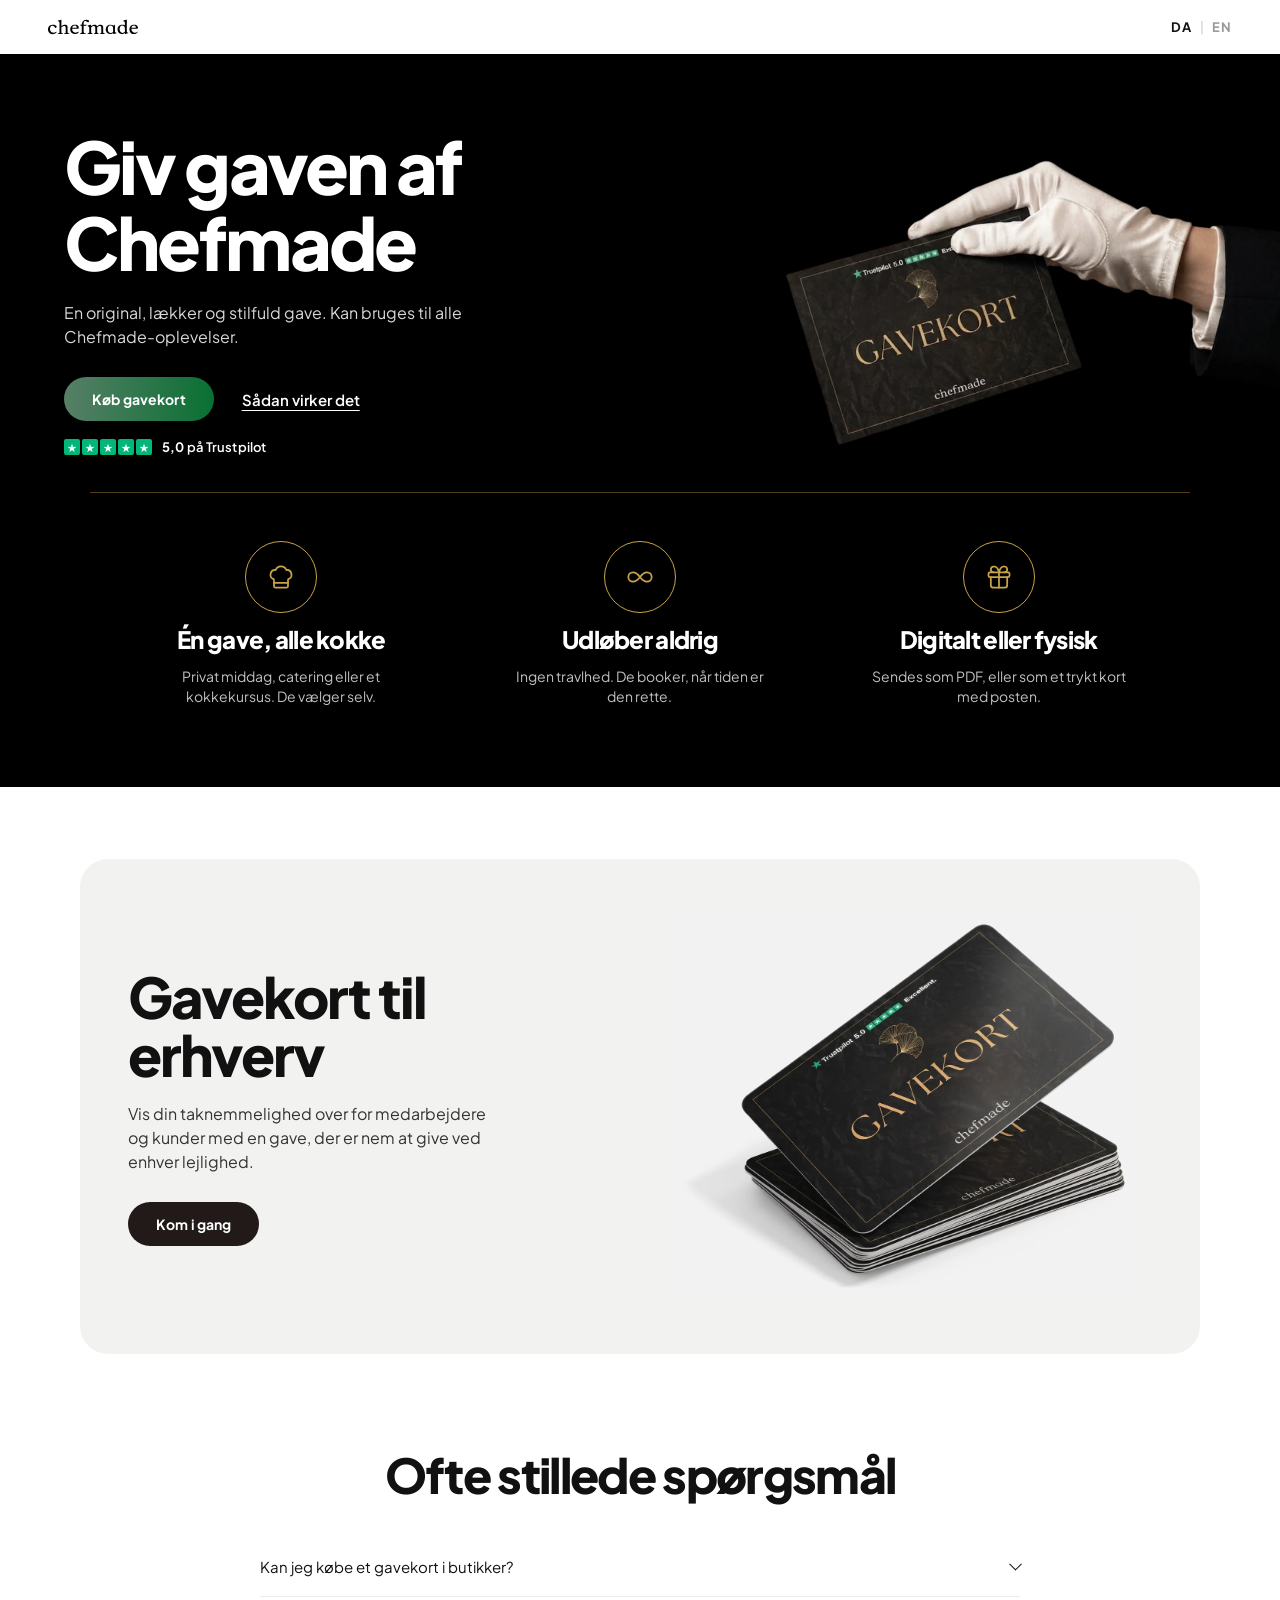
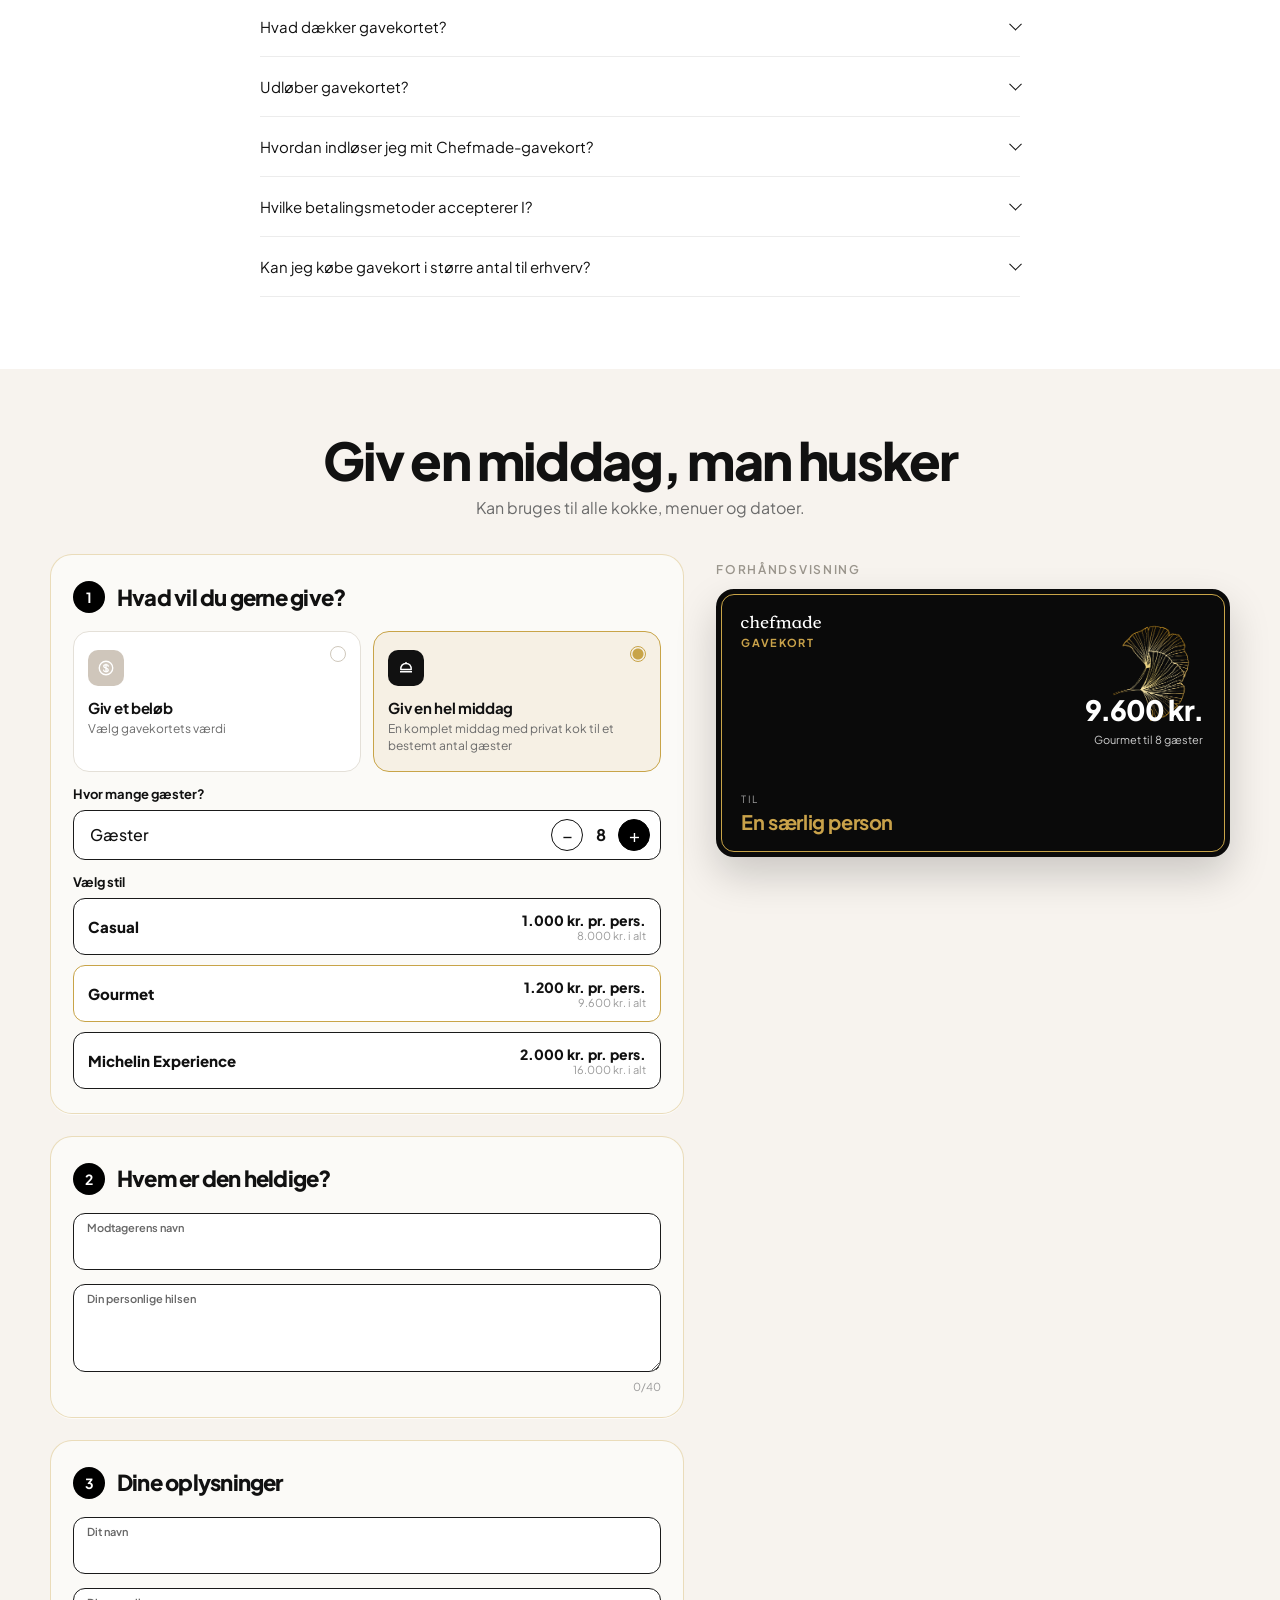
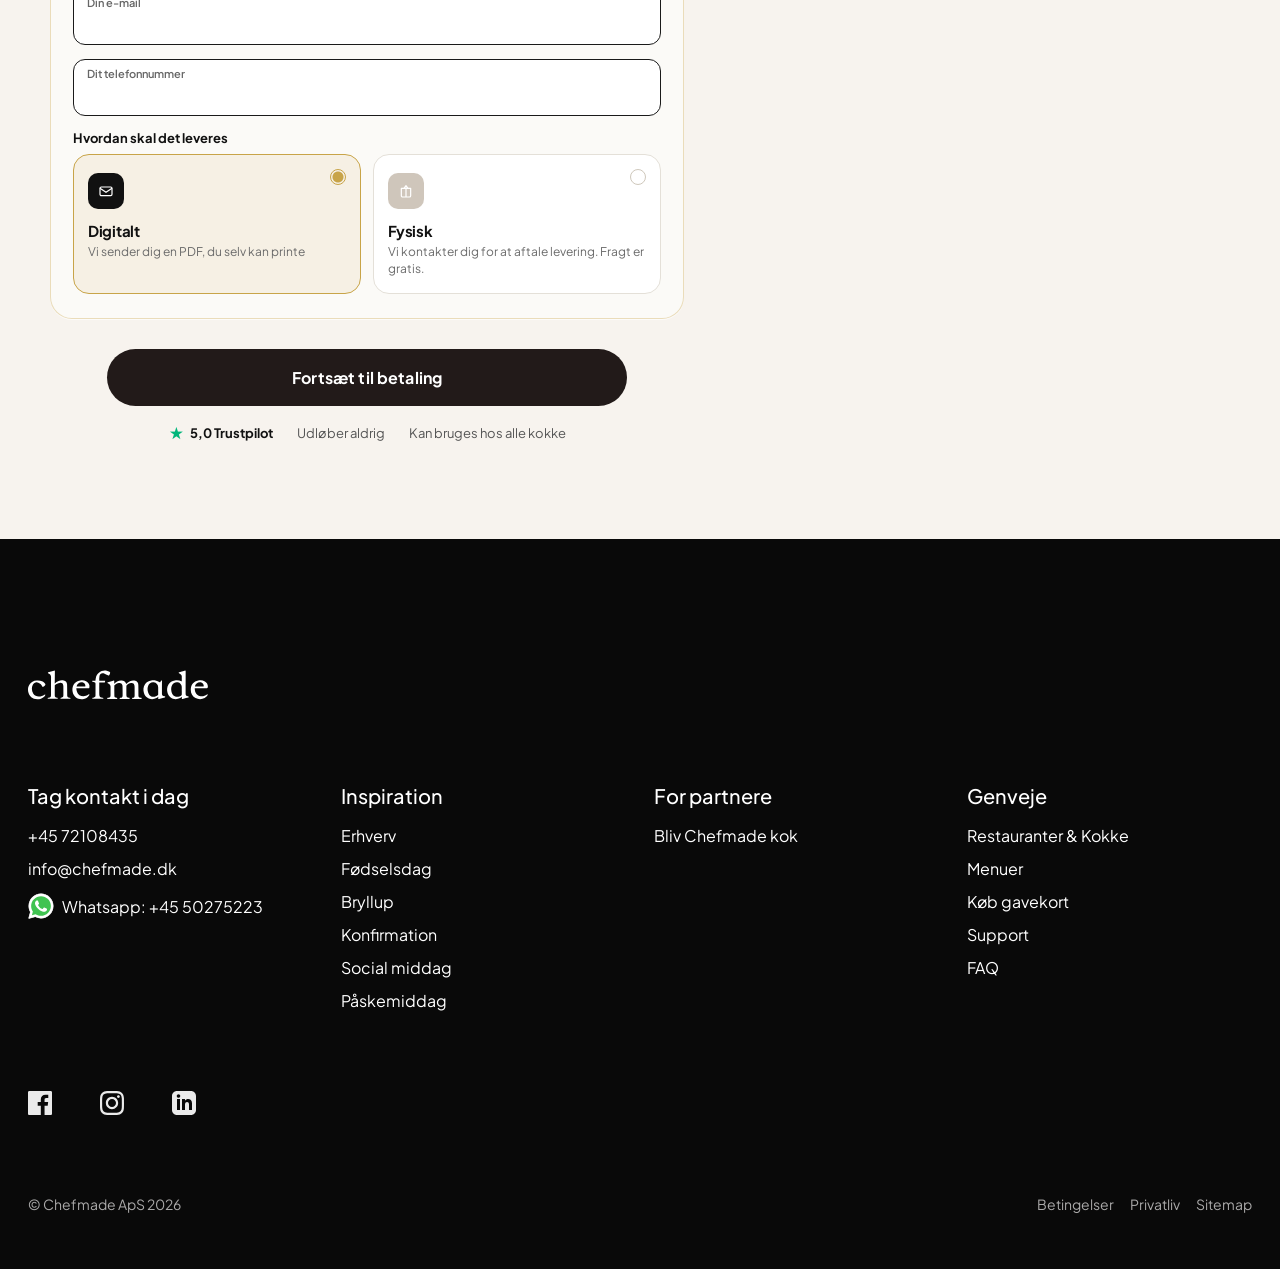
<file: index.html>
<!DOCTYPE html>
<html lang="da">
<head>
  <meta charset="utf-8">
  <meta name="viewport" content="width=device-width, initial-scale=1">
  <title>Chefmade Gavekort</title>
  <meta name="description" content="En original, lækker og stilfuld gave. Kan bruges til alle Chefmade-oplevelser.">
  <link rel="icon" type="image/png" sizes="32x32" href="assets/img/favicon-32x32.png">
  <link rel="apple-touch-icon" href="assets/img/apple-touch-icon.png">
  <link rel="preconnect" href="https://fonts.googleapis.com">
  <link rel="preconnect" href="https://fonts.gstatic.com" crossorigin>
  <link href="https://fonts.googleapis.com/css2?family=Plus+Jakarta+Sans:ital,wght@0,400;0,500;0,600;0,700;0,800;1,400&display=swap" rel="stylesheet">
  <script src="js/site.js"></script>
  <script src="js/tracking.js"></script>
  <link rel="stylesheet" href="css/style.css">
</head>
<body>
  <header class="site-header">
    <a class="logo" data-home href="https://chefmade.dk" target="_blank" rel="noopener noreferrer" aria-label="Chefmade">
      <img src="assets/img/logo_black.svg" alt="chefmade">
    </a>
    <nav class="lang-switch" data-i18n-aria="lang.label" aria-label="Sprog">
      <a href="?lang=da" data-lang="da">DA</a>
      <span class="lang-sep" aria-hidden="true">|</span>
      <a href="?lang=en" data-lang="en">EN</a>
    </nav>

  </header>

  <section class="hero" id="top">
    <div class="hero-inner">
      <div class="hero-copy">
        <h1 data-i18n-html="hero.title">Giv gaven af<br>Chefmade</h1>
        <p class="lede" data-i18n="hero.lede">En original, lækker og stilfuld gave. Kan bruges til alle Chefmade-oplevelser.</p>
        <div class="hero-cta">
          <a class="btn btn-green" href="#koeb" data-i18n="hero.buy">Køb gavekort</a>
          <a class="hero-how" href="#faq" data-i18n="hero.how">Sådan virker det</a>
        </div>
        <a class="hero-tp" href="https://www.trustpilot.com/review/www.chefmade.dk" target="_blank" rel="noopener noreferrer">
        <span class="tp-stars" aria-hidden="true">
          <span></span><span></span><span></span><span></span><span></span>
        </span>
          <span data-i18n-html="hero.trustpilot"><strong>5,0</strong> på Trustpilot</span>
        </a>
      </div>
      <div class="hero-visual">
        <img src="assets/img/hero-card.webp" data-src-dk="assets/img/hero-card.webp" data-src-de="assets/img/hero-card-de.webp" data-i18n-alt="hero.alt" alt="En handske, der holder et Chefmade-gavekort">
      </div>
    </div>
    <ul class="features">
      <li>
        <span class="feature-icon"><svg viewBox="0 0 24 24" fill="none" stroke="currentColor" stroke-width="1.5" stroke-linecap="round" stroke-linejoin="round" aria-hidden="true"><path d="M17 21a1 1 0 0 0 1-1v-5.35c0-.457.316-.844.727-1.041a4 4 0 0 0-2.134-7.589 5 5 0 0 0-9.186 0 4 4 0 0 0-2.134 7.588c.411.198.727.585.727 1.041V20a1 1 0 0 0 1 1Z"/><path d="M6 17h12"/></svg></span>
        <h3 data-i18n="feature.1.title">Én gave, alle kokke</h3>
        <p data-i18n="feature.1.body">Privat middag, catering eller et kokkekursus. De vælger selv.</p>
      </li>
      <li>
        <span class="feature-icon"><svg viewBox="0 0 24 24" fill="none" stroke="currentColor" stroke-width="1.5" stroke-linecap="round" stroke-linejoin="round" aria-hidden="true"><path d="M12 12c-2-2.67-4-4-6-4a4 4 0 1 0 0 8c2 0 4-1.33 6-4Zm0 0c2 2.67 4 4 6 4a4 4 0 0 0 0-8c-2 0-4 1.33-6 4Z"/></svg></span>
        <h3 data-i18n="feature.2.title">Udløber aldrig</h3>
        <p data-i18n="feature.2.body">Ingen travlhed. De booker, når tiden er den rette.</p>
      </li>
      <li>
        <span class="feature-icon"><svg viewBox="0 0 24 24" fill="none" stroke="currentColor" stroke-width="1.5" stroke-linecap="round" stroke-linejoin="round" aria-hidden="true"><rect x="3" y="8" width="18" height="4" rx="1"/><path d="M12 8v13"/><path d="M19 12v7a2 2 0 0 1-2 2H7a2 2 0 0 1-2-2v-7"/><path d="M7.5 8a2.5 2.5 0 0 1 0-5A4.8 8 0 0 1 12 8a4.8 8 0 0 1 4.5-5 2.5 2.5 0 0 1 0 5"/></svg></span>
        <h3 data-i18n="feature.3.title">Digitalt eller fysisk</h3>
        <p data-i18n="feature.3.body">Sendes som PDF, eller som et trykt kort med posten.</p>
      </li>
    </ul>
  </section>

  <section class="section" id="business">
    <div class="section-inner">
      <div class="business-panel">
        <div class="business-copy">
          <h2 data-i18n="business.title">Gavekort til erhverv</h2>
          <p data-i18n="business.body">Vis din taknemmelighed over for medarbejdere og kunder med en gave, der er nem at give ved enhver lejlighed.</p>
          <a class="btn btn-dark" data-i18n-mailto-subject data-i18n="business.cta" href="mailto:info@chefmade.dk?subject=Gavekort%20til%20erhverv">Kom i gang</a>
        </div>
        <div class="business-visual">
          <img src="assets/img/business-cards.webp" data-src-dk="assets/img/business-cards.webp" data-src-de="assets/img/business-cards-de.webp" data-i18n-alt="business.alt" alt="En stak Chefmade-gavekort">
        </div>
      </div>
    </div>
  </section>

  <section class="section faq" id="faq">
    <div class="section-inner">
      <h2 data-i18n="faq.title">Ofte stillede spørgsmål</h2>
      <div class="faq-list">
        <div class="faq-item">
          <button type="button" data-i18n="faq.q1">Kan jeg købe et gavekort i butikker?</button>
          <div class="faq-a" data-i18n="faq.a1">Ikke i øjeblikket. Chefmade-gavekort købes online her på siden.</div>
        </div>
        <div class="faq-item">
          <button type="button" data-i18n="faq.q2">Hvad dækker gavekortet?</button>
          <div class="faq-a" data-i18n="faq.a2">Gavekortet kan bruges til en fuld middag med privat kok eller til enhver Chefmade-oplevelse. Se vores anbefalede beløb nedenfor, hvis du vil give en komplet middag – den endelige pris fastsættes dog og afhænger af den valgte kok.</div>
        </div>
        <div class="faq-item">
          <button type="button" data-i18n="faq.q3">Udløber gavekortet?</button>
          <div class="faq-a" data-i18n="faq.a3">Nej. Chefmade-gavekort udløber aldrig.</div>
        </div>
        <div class="faq-item">
          <button type="button" data-i18n="faq.q4">Hvordan indløser jeg mit Chefmade-gavekort?</button>
          <div class="faq-a" data-i18n="faq.a4">Når betalingen er gennemført, modtager du en gavekode. Indtast den ved checkout, så trækkes beløbet automatisk – eller del koden og beløbet med os, så hjælper vi med at finde den rette oplevelse.</div>
        </div>
        <div class="faq-item">
          <button type="button" data-i18n="faq.q5">Hvilke betalingsmetoder accepterer I?</button>
          <div class="faq-a" data-i18n="faq.a5">Betalingen sker sikkert via Stripe. Kort som Visa og Mastercard accepteres. De præcise metoder ved checkout afhænger af Chefmades opsætning hos Stripe.</div>
        </div>
        <div class="faq-item">
          <button type="button" data-i18n="faq.q6">Kan jeg købe gavekort i større antal til erhverv?</button>
          <div class="faq-a" data-i18n="faq.a6">Ja. Du kan købe gavekort her på siden, eller kontakte Chefmade, hvis du har brug for en større erhvervsordre.</div>
        </div>
      </div>
    </div>
  </section>

  <section class="checkout" id="koeb">
    <div class="checkout-intro">
      <h2 data-i18n="checkout.title">Giv en middag, man husker</h2>
      <p data-i18n="checkout.sub">Kan bruges til alle kokke, menuer og datoer.</p>
    </div>

    <div class="checkout-layout">
      <div class="steps">
        <div class="card">
          <div class="step-title">
            <span class="step-num">1</span>
            <h3 data-i18n="step.1">Hvad vil du gerne give?</h3>
          </div>
          <div class="path-grid">
            <label class="path-card" data-path="amount">
              <input type="radio" name="gift-path" value="amount">
              <span class="path-icon" aria-hidden="true">
                <svg width="18" height="18" viewBox="0 0 24 24" fill="none" stroke="currentColor" stroke-width="1.8"><circle cx="12" cy="12" r="9"/><path d="M12 7v10M15 9.5C15 8.1 13.7 7.5 12 7.5S9 8.2 9 9.7c0 3 6 2 6 5 0 1.5-1.4 2.3-3 2.3s-3-.7-3.2-2" stroke-linecap="round"/></svg>
              </span>
              <h4 data-i18n="path.amount.title">Giv et beløb</h4>
              <p data-i18n="path.amount.body">Vælg gavekortets værdi</p>
            </label>
            <label class="path-card is-selected" data-path="dinner">
              <input type="radio" name="gift-path" value="dinner" checked>
              <span class="path-icon" aria-hidden="true">
                <svg width="18" height="18" viewBox="0 0 24 24" fill="none" stroke="currentColor" stroke-width="1.8" stroke-linejoin="round"><path d="M5 14c0-5 3-8 7-8s7 3 7 8H5z"/><path d="M4 17h16M12 6V4"/></svg>
              </span>
              <h4 data-i18n="path.dinner.title">Giv en hel middag</h4>
              <p data-i18n="path.dinner.body">En komplet middag med privat kok til et bestemt antal gæster</p>
            </label>
          </div>

          <div id="panel-amount" hidden>
            <div class="chip-row" id="amount-chips"></div>
            <div class="custom-field floating field">
              <label for="custom-amount" data-i18n="amount.custom">Vælg dit eget beløb (kr.)</label>
              <input class="input" id="custom-amount" type="number" inputmode="numeric" min="500" step="100" placeholder="">
            </div>
            <div class="hint">
              <span aria-hidden="true">💡</span>
              <span data-i18n="amount.hint">De fleste kokkes minimumshonorar starter fra 8.000 kr. Gavekortet kan bruges til hele middagen eller som et bidrag.</span>
            </div>
          </div>

          <div id="panel-dinner">
            <div class="field">
              <span class="sub-label" data-i18n="guests.label">Hvor mange gæster?</span>
              <div class="guest-row">
                <span data-i18n="guests.row">Gæster</span>
                <div class="stepper">
                  <button type="button" id="guests-dec" class="dec" data-i18n-aria="guests.dec" aria-label="Færre gæster">−</button>
                  <strong id="guests-value">8</strong>
                  <button type="button" id="guests-inc" class="inc" data-i18n-aria="guests.inc" aria-label="Flere gæster">+</button>
                </div>
              </div>
            </div>
            <div class="field">
              <span class="sub-label" data-i18n="style.label">Vælg stil</span>
              <div class="style-list" id="style-list"></div>
            </div>
          </div>
        </div>

        <div class="card">
          <div class="step-title">
            <span class="step-num">2</span>
            <h3 data-i18n="step.2">Hvem er den heldige?</h3>
          </div>
          <div class="floating field">
            <label for="recipient" data-i18n="form.recipient">Modtagerens navn</label>
            <input class="input" id="recipient" type="text" maxlength="80" autocomplete="name" placeholder="">
          </div>
          <div class="floating field">
            <label for="message" data-i18n="form.message">Din personlige hilsen</label>
            <textarea class="input" id="message" maxlength="40" placeholder=""></textarea>
            <div class="char-count" id="message-count">0/40</div>
          </div>
        </div>

        <div class="card">
          <div class="step-title">
            <span class="step-num">3</span>
            <h3 data-i18n="step.3">Dine oplysninger</h3>
          </div>
          <div class="floating field">
            <label for="buyer-name" data-i18n="form.buyerName">Dit navn</label>
            <input class="input" id="buyer-name" type="text" autocomplete="name">
          </div>
          <div class="floating field">
            <label for="buyer-email" data-i18n="form.buyerEmail">Din e-mail</label>
            <input class="input" id="buyer-email" type="email" autocomplete="email">
          </div>
          <div class="floating field">
            <label for="buyer-phone" data-i18n="form.buyerPhone">Dit telefonnummer</label>
            <input class="input" id="buyer-phone" type="tel" autocomplete="tel">
          </div>
          <div class="field">
            <span class="sub-label" data-i18n="delivery.label">Hvordan skal det leveres</span>
            <div class="delivery-grid">
              <label class="delivery-card is-selected">
                <input type="radio" name="delivery" value="digital" checked>
                <span class="delivery-icon" aria-hidden="true">
                  <svg width="16" height="16" viewBox="0 0 24 24" fill="none" stroke="currentColor" stroke-width="1.8"><rect x="3" y="6" width="18" height="13" rx="2"/><path d="M3 8l9 6 9-6"/></svg>
                </span>
                <h4 data-i18n="delivery.digital.title">Digitalt</h4>
                <p data-i18n="delivery.digital.body">Vi sender dig en PDF, du selv kan printe</p>
              </label>
              <label class="delivery-card">
                <input type="radio" name="delivery" value="physical">
                <span class="delivery-icon" aria-hidden="true">
                  <svg width="16" height="16" viewBox="0 0 24 24" fill="none" stroke="currentColor" stroke-width="1.8" stroke-linejoin="round"><path d="M12 4l3 4H9l3-4z"/><path d="M5 8h14v11a2 2 0 0 1-2 2H7a2 2 0 0 1-2-2V8z"/><path d="M12 8v13"/></svg>
                </span>
                <h4 data-i18n="delivery.physical.title">Fysisk</h4>
                <p data-i18n="delivery.physical.body">Vi kontakter dig for at aftale levering. Fragt er gratis.</p>
              </label>
            </div>
          </div>
        </div>

        <div class="pay-wrap">
          <button type="button" class="btn btn-dark btn-wide" id="pay-btn">
            <span id="pay-label" data-i18n="pay.continue">Fortsæt til betaling</span>
          </button>
          <div class="assurances">
            <span class="tp"><span class="star">★</span> <span data-i18n="pay.trustpilot">5,0 Trustpilot</span></span>
            <span data-i18n="pay.expires">Udløber aldrig</span>
            <span data-i18n="pay.anyChef">Kan bruges hos alle kokke</span>
          </div>
        </div>
      </div>

      <aside class="preview-col" aria-live="polite">
        <div class="preview-label" data-i18n="preview.label">FORHÅNDSVISNING</div>
        <div class="gift-card">
          <div class="gc-top">
            <div>
              <div class="gc-logo"><img src="assets/img/logo_white.svg" alt="chefmade"></div>
              <div class="gc-kicker" data-i18n="preview.kicker">GAVEKORT</div>
            </div>
            <img class="gc-leaf" src="assets/img/ginkgo.png" alt="">
          </div>
          <div class="gc-amount" id="preview-amount"></div>
          <div class="gc-meta" id="preview-meta"></div>
          <div class="gc-bottom">
            <div>
              <div class="gc-for-label" data-i18n="preview.for">TIL</div>
              <div class="gc-for-name" id="preview-name">En særlig person</div>
            </div>
            <div class="gc-msg" id="preview-message" hidden></div>
          </div>
        </div>
      </aside>
    </div>
  </section>

  <dialog id="pay-dialog">
    <div id="pay-dialog-body"></div>
    <button type="button" class="btn btn-dark" id="pay-dialog-close" data-i18n="dialog.close">Luk</button>
  </dialog>

  <footer class="site-footer">
    <div class="footer-inner">
      <a class="footer-logo" data-home href="https://chefmade.dk" target="_blank" rel="noopener noreferrer" aria-label="Chefmade">
        <img src="assets/img/logo_white.svg" alt="Chefmade Logo">
      </a>
      <div class="footer-cols" data-footer-site="dk">
        <div class="footer-col">
          <h4 data-i18n="footer.contact">Tag kontakt i dag</h4>
          <ul>
            <li><a href="tel:+4572108435">+45 72108435</a></li>
            <li><a href="mailto:info@chefmade.dk">info@chefmade.dk</a></li>
            <li>
              <a class="footer-wa" href="https://wa.me/+4550275223" target="_blank" rel="noopener noreferrer">
                <img src="assets/icons/whatsapp.svg" width="30" height="30" alt="">
                Whatsapp: +45 50275223
              </a>
            </li>
          </ul>
        </div>
        <div class="footer-col">
          <h4 data-i18n="footer.inspiration">Inspiration</h4>
          <ul>
            <li><a href="https://chefmade.dk/blog/chefmade-erhverv" data-i18n="footer.erhverv">Erhverv</a></li>
            <li><a href="https://chefmade.dk/blog/mad-til-fodselsdag" data-i18n="footer.birthday">Fødselsdag</a></li>
            <li><a href="https://chefmade.dk/blog/bryllup" data-i18n="footer.wedding">Bryllup</a></li>
            <li><a href="https://chefmade.dk/blog/konfirmation" data-i18n="footer.confirmation">Konfirmation</a></li>
            <li><a href="https://chefmade.dk/blog/social-dining" data-i18n="footer.social">Social middag</a></li>
            <li><a href="https://chefmade.dk/blog/paskefrokost" data-i18n="footer.easter">Påskemiddag</a></li>
          </ul>
        </div>
        <div class="footer-col">
          <h4 data-i18n="footer.partners">For partnere</h4>
          <ul>
            <li><a href="https://docs.google.com/forms/d/e/1FAIpQLScvIcBpb3Ur71UTCUILKPB5Z2dgU7etcDFHw41l5A6JSKHHfQ/viewform" target="_blank" rel="noopener noreferrer" data-i18n="footer.becomeChef">Bliv Chefmade kok</a></li>
          </ul>
        </div>
        <div class="footer-col">
          <h4 data-i18n="footer.shortcuts">Genveje</h4>
          <ul>
            <li><a href="https://chefmade.dk/private-dining" data-i18n="footer.restaurants">Restauranter &amp; Kokke</a></li>
            <li><a href="https://chefmade.dk/lej-en-kok" data-i18n="footer.menus">Menuer</a></li>
            <li><a href="https://chefmade.dk/gavekort" data-i18n="footer.buy">Køb gavekort</a></li>
            <li><a href="https://chefmade.dk/customer-ticket-list/" data-i18n="footer.support">Support</a></li>
            <li><a href="https://chefmade.dk/faq/" data-i18n="footer.faq">FAQ</a></li>
          </ul>
        </div>
      </div>
      <div class="footer-cols" data-footer-site="de" hidden>
        <div class="footer-col">
          <h4 data-i18n="deFooter.contact">Nimm noch heute Kontakt auf</h4>
          <ul>
            <li><a href="tel:+4915510915140">+49 15510 915140</a></li>
            <li><a href="mailto:info@chefmade.dk">info@chefmade.dk</a></li>
            <li>
              <a class="footer-wa" href="https://wa.me/+4915510915140" target="_blank" rel="noopener noreferrer">
                <img src="assets/icons/whatsapp.svg" width="30" height="30" alt="">
                Whatsapp: +49 15510 915140
              </a>
            </li>
          </ul>
        </div>
        <div class="footer-col">
          <h4 data-i18n="deFooter.partners">Für Partner</h4>
          <ul>
            <li><a href="https://docs.google.com/forms/d/e/1FAIpQLScXRZvC1jKGJkEIGXaZkec5YWye2v6dZmJaCijT3mylhuf1iw/viewform" target="_blank" rel="noopener noreferrer" data-i18n="deFooter.applyChef">Bewirb dich als Chef</a></li>
          </ul>
        </div>
        <div class="footer-col">
          <h4 data-i18n="deFooter.links">Verknüpfungen</h4>
          <ul>
            <li><a href="https://chefmade.de/private-dining" data-i18n="footer.restaurants">Restaurants &amp; Köche</a></li>
            <li><a href="https://chefmade.de/lej-en-kok" data-i18n="footer.menus">Menüs</a></li>
            <li><a href="#koeb" data-i18n="deFooter.buy">Geschenkkarte kaufen</a></li>
            <li><a href="https://chefmade.de/customer-ticket-list/" data-i18n="footer.support">Support</a></li>
            <li><a href="https://chefmade.de/faq/" data-i18n="footer.faq">FAQ</a></li>
          </ul>
        </div>
      </div>
      <div class="footer-social">
        <a href="https://www.facebook.com/chefmadeDK" target="_blank" rel="noopener noreferrer" aria-label="Facebook">
          <svg width="24" height="24" fill="currentColor" stroke="none" viewBox="0 0 24 24" aria-hidden="true"><path d="M22.675 0h-21.35c-.732 0-1.325.593-1.325 1.325v21.351c0 .731.593 1.324 1.325 1.324h11.495v-9.294h-3.128v-3.622h3.128v-2.671c0-3.1 1.893-4.788 4.659-4.788 1.325 0 2.463.099 2.795.143v3.24l-1.918.001c-1.504 0-1.795.715-1.795 1.763v2.313h3.587l-.467 3.622h-3.12v9.293h6.116c.73 0 1.323-.593 1.323-1.325v-21.35c0-.732-.593-1.325-1.325-1.325z"/></svg>
        </a>
        <a href="https://www.instagram.com/trychefmade/" target="_blank" rel="noopener noreferrer" aria-label="Instagram">
          <svg width="24" height="24" fill="currentColor" stroke="none" viewBox="0 0 24 24" aria-hidden="true"><path d="M12 2.163c3.204 0 3.584.012 4.85.07 3.252.148 4.771 1.691 4.919 4.919.058 1.265.069 1.645.069 4.849 0 3.205-.012 3.584-.069 4.849-.149 3.225-1.664 4.771-4.919 4.919-1.266.058-1.644.07-4.85.07-3.204 0-3.584-.012-4.849-.07-3.26-.149-4.771-1.699-4.919-4.92-.058-1.265-.07-1.644-.07-4.849 0-3.204.013-3.583.07-4.849.149-3.227 1.664-4.771 4.919-4.919 1.266.057 1.645.069 4.849.069zm0-2.163c-3.259 0-3.667.014-4.947.072-4.358.2-6.78 2.618-6.98 6.98-.059 1.281-.073 1.689-.073 4.948 0 3.259.014 3.668.072 4.948.2 4.358 2.618 6.78 6.98 6.98 1.281.058 1.689.072 4.948.072 3.259 0 3.668-.014 4.948-.072 4.354-.2 6.782-2.618 6.979-6.98.059-1.28.073-1.689.073-4.948 0-3.259-.014-3.667-.072-4.947-.196-4.354-2.617-6.78-6.979-6.98-1.281-.059-1.69-.073-4.949-.073zm0 5.838c-3.403 0-6.162 2.759-6.162 6.162s2.759 6.163 6.162 6.163 6.162-2.759 6.162-6.163c0-3.403-2.759-6.162-6.162-6.162zm0 10.162c-2.209 0-4-1.79-4-4 0-2.209 1.791-4 4-4s4 1.791 4 4c0 2.21-1.791 4-4 4zm6.406-11.845c-.796 0-1.441.645-1.441 1.44s.645 1.44 1.441 1.44c.795 0 1.439-.645 1.439-1.44s-.644-1.44-1.439-1.44z"/></svg>
        </a>
        <a href="https://www.linkedin.com/company/chefmadedk/" target="_blank" rel="noopener noreferrer" aria-label="LinkedIn">
          <svg width="24" height="24" fill="currentColor" stroke="none" viewBox="0 0 24 24" aria-hidden="true"><path d="M19 0h-14c-2.761 0-5 2.239-5 5v14c0 2.761 2.239 5 5 5h14c2.762 0 5-2.239 5-5v-14c0-2.761-2.238-5-5-5zm-11 19h-3v-11h3v11zm-1.5-12.268c-.966 0-1.75-.79-1.75-1.764s.784-1.764 1.75-1.764 1.75.79 1.75 1.764-.783 1.764-1.75 1.764zm13.5 12.268h-3v-5.604c0-3.368-4-3.113-4 0v5.604h-3v-11h3v1.765c1.396-2.586 7-2.777 7 2.476v6.759z"/></svg>
        </a>
      </div>
      <div class="footer-legal">
        <p>&copy; Chefmade ApS <span data-year>2026</span></p>
        <div class="footer-legal-links">
          <a href="https://chefmade.dk/terms" data-i18n="footer.terms">Betingelser</a>
          <a href="https://chefmade.dk/privacy" data-i18n="footer.privacy">Privatliv</a>
          <a href="https://chefmade.dk/sitemap.xml" data-i18n="footer.sitemap">Sitemap</a>
        </div>
      </div>
    </div>
  </footer>
  <script>
    document.querySelectorAll("[data-year]").forEach(function (el) {
      el.textContent = String(new Date().getFullYear());
    });
  </script>
  <script src="js/config.js"></script>
  <script src="js/pricing.js"></script>
  <script src="js/i18n.js"></script>
  <script src="js/app.js"></script>
</body>
</html>
</file>
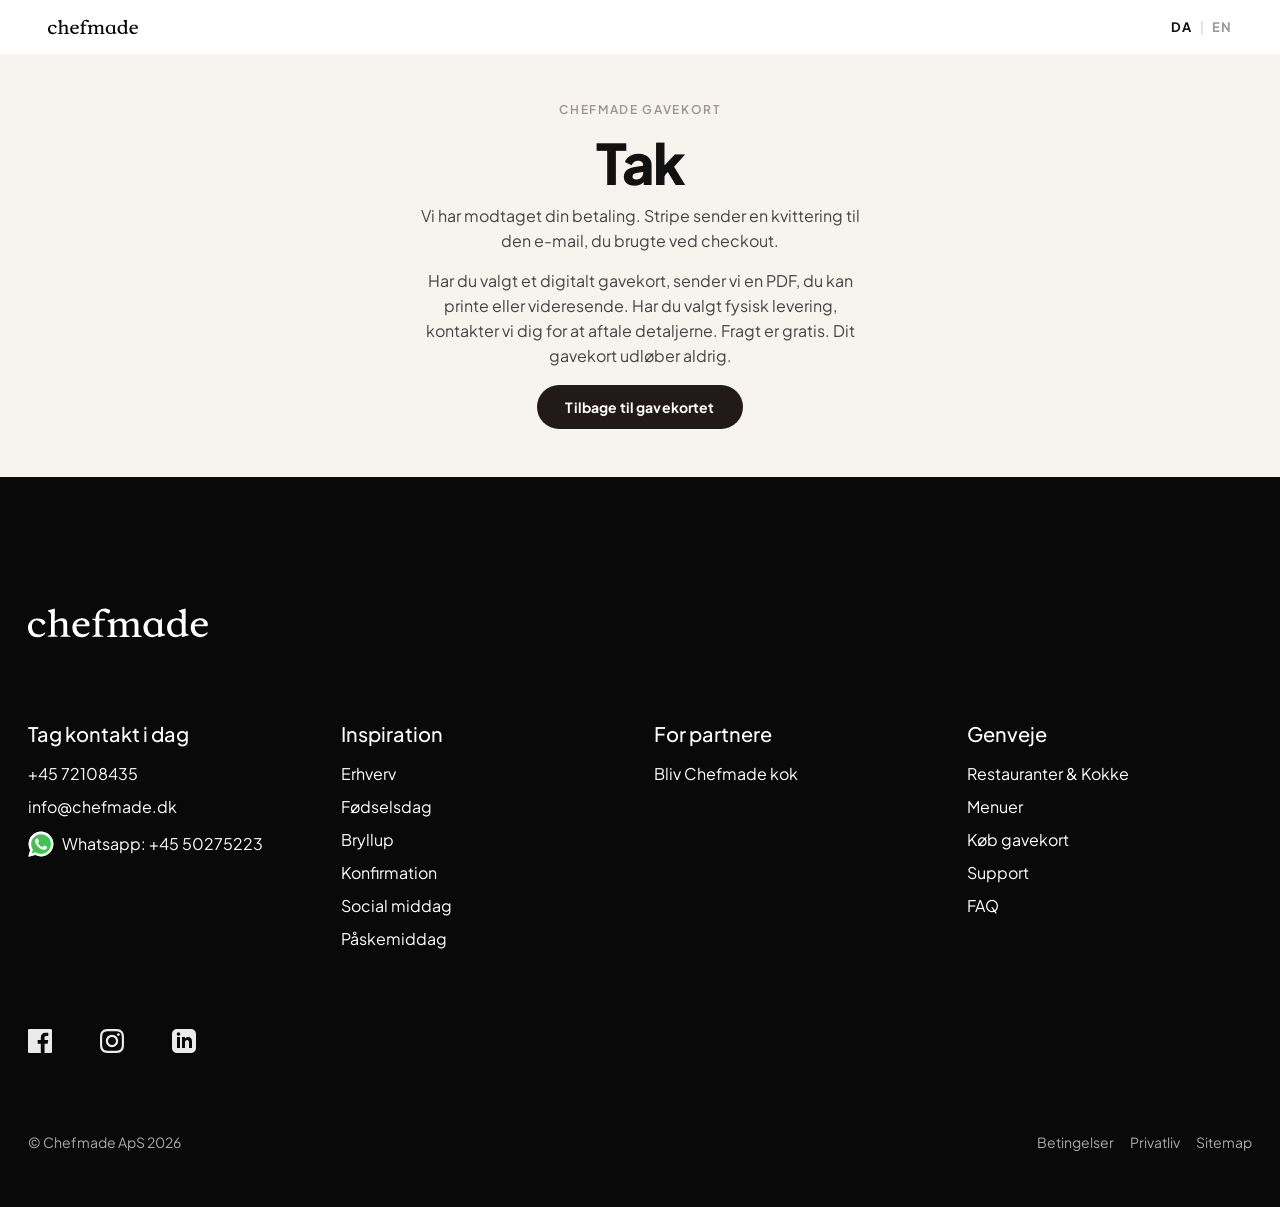
<file: tak/index.html>
<!DOCTYPE html>
<html lang="da">
<head>
  <meta charset="utf-8">
  <meta name="viewport" content="width=device-width, initial-scale=1">
  <title>Tak — Chefmade Gavekort</title>
  <link rel="icon" type="image/png" sizes="32x32" href="/assets/img/favicon-32x32.png">
  <link rel="apple-touch-icon" href="/assets/img/apple-touch-icon.png">
  <link rel="preconnect" href="https://fonts.googleapis.com">
  <link rel="preconnect" href="https://fonts.gstatic.com" crossorigin>
  <link href="https://fonts.googleapis.com/css2?family=Plus+Jakarta+Sans:wght@400;700;800&display=swap" rel="stylesheet">
  <script src="/js/site.js"></script>
  <script src="/js/tracking.js"></script>
  <link rel="stylesheet" href="/css/style.css">
</head>
<body class="thanks">
  <header class="site-header">
    <a class="logo" data-home href="https://chefmade.dk" target="_blank" rel="noopener noreferrer" aria-label="Chefmade">
      <img src="/assets/img/logo_black.svg" alt="chefmade">
    </a>
    <nav class="lang-switch" data-i18n-aria="lang.label" aria-label="Sprog">
      <a href="?lang=da" data-lang="da">DA</a>
      <span class="lang-sep" aria-hidden="true">|</span>
      <a href="?lang=en" data-lang="en">EN</a>
    </nav>

  </header>
  <main class="thanks-body">
    <div>
      <div class="preview-label" data-i18n="thanks.kicker">CHEFMADE GAVEKORT</div>
      <h1 data-i18n="thanks.title">Tak</h1>
      <p data-i18n="thanks.p1">Vi har modtaget din betaling. Stripe sender en kvittering til den e-mail, du brugte ved checkout.</p>
      <p data-i18n="thanks.p2">Har du valgt et digitalt gavekort, sender vi en PDF, du kan printe eller videresende. Har du valgt fysisk levering, kontakter vi dig for at aftale detaljerne. Fragt er gratis. Dit gavekort udløber aldrig.</p>
      <a class="btn btn-dark" href="/" data-i18n="thanks.back">Tilbage til gavekortet</a>
    </div>
  </main>
  <footer class="site-footer">
    <div class="footer-inner">
      <a class="footer-logo" data-home href="https://chefmade.dk" target="_blank" rel="noopener noreferrer" aria-label="Chefmade">
        <img src="/assets/img/logo_white.svg" alt="Chefmade Logo">
      </a>
      <div class="footer-cols" data-footer-site="dk">
        <div class="footer-col">
          <h4 data-i18n="footer.contact">Tag kontakt i dag</h4>
          <ul>
            <li><a href="tel:+4572108435">+45 72108435</a></li>
            <li><a href="mailto:info@chefmade.dk">info@chefmade.dk</a></li>
            <li>
              <a class="footer-wa" href="https://wa.me/+4550275223" target="_blank" rel="noopener noreferrer">
                <img src="/assets/icons/whatsapp.svg" width="30" height="30" alt="">
                Whatsapp: +45 50275223
              </a>
            </li>
          </ul>
        </div>
        <div class="footer-col">
          <h4 data-i18n="footer.inspiration">Inspiration</h4>
          <ul>
            <li><a href="https://chefmade.dk/blog/chefmade-erhverv" data-i18n="footer.erhverv">Erhverv</a></li>
            <li><a href="https://chefmade.dk/blog/mad-til-fodselsdag" data-i18n="footer.birthday">Fødselsdag</a></li>
            <li><a href="https://chefmade.dk/blog/bryllup" data-i18n="footer.wedding">Bryllup</a></li>
            <li><a href="https://chefmade.dk/blog/konfirmation" data-i18n="footer.confirmation">Konfirmation</a></li>
            <li><a href="https://chefmade.dk/blog/social-dining" data-i18n="footer.social">Social middag</a></li>
            <li><a href="https://chefmade.dk/blog/paskefrokost" data-i18n="footer.easter">Påskemiddag</a></li>
          </ul>
        </div>
        <div class="footer-col">
          <h4 data-i18n="footer.partners">For partnere</h4>
          <ul>
            <li><a href="https://docs.google.com/forms/d/e/1FAIpQLScvIcBpb3Ur71UTCUILKPB5Z2dgU7etcDFHw41l5A6JSKHHfQ/viewform" target="_blank" rel="noopener noreferrer" data-i18n="footer.becomeChef">Bliv Chefmade kok</a></li>
          </ul>
        </div>
        <div class="footer-col">
          <h4 data-i18n="footer.shortcuts">Genveje</h4>
          <ul>
            <li><a href="https://chefmade.dk/private-dining" data-i18n="footer.restaurants">Restauranter &amp; Kokke</a></li>
            <li><a href="https://chefmade.dk/lej-en-kok" data-i18n="footer.menus">Menuer</a></li>
            <li><a href="https://chefmade.dk/gavekort" data-i18n="footer.buy">Køb gavekort</a></li>
            <li><a href="https://chefmade.dk/customer-ticket-list/" data-i18n="footer.support">Support</a></li>
            <li><a href="https://chefmade.dk/faq/" data-i18n="footer.faq">FAQ</a></li>
          </ul>
        </div>
      </div>
      <div class="footer-cols" data-footer-site="de" hidden>
        <div class="footer-col">
          <h4 data-i18n="deFooter.contact">Nimm noch heute Kontakt auf</h4>
          <ul>
            <li><a href="tel:+4915510915140">+49 15510 915140</a></li>
            <li><a href="mailto:info@chefmade.dk">info@chefmade.dk</a></li>
            <li>
              <a class="footer-wa" href="https://wa.me/+4915510915140" target="_blank" rel="noopener noreferrer">
                <img src="/assets/icons/whatsapp.svg" width="30" height="30" alt="">
                Whatsapp: +49 15510 915140
              </a>
            </li>
          </ul>
        </div>
        <div class="footer-col">
          <h4 data-i18n="deFooter.partners">Für Partner</h4>
          <ul>
            <li><a href="https://docs.google.com/forms/d/e/1FAIpQLScXRZvC1jKGJkEIGXaZkec5YWye2v6dZmJaCijT3mylhuf1iw/viewform" target="_blank" rel="noopener noreferrer" data-i18n="deFooter.applyChef">Bewirb dich als Chef</a></li>
          </ul>
        </div>
        <div class="footer-col">
          <h4 data-i18n="deFooter.links">Verknüpfungen</h4>
          <ul>
            <li><a href="https://chefmade.de/private-dining" data-i18n="footer.restaurants">Restaurants &amp; Köche</a></li>
            <li><a href="https://chefmade.de/lej-en-kok" data-i18n="footer.menus">Menüs</a></li>
            <li><a href="/#koeb" data-i18n="deFooter.buy">Geschenkkarte kaufen</a></li>
            <li><a href="https://chefmade.de/customer-ticket-list/" data-i18n="footer.support">Support</a></li>
            <li><a href="https://chefmade.de/faq/" data-i18n="footer.faq">FAQ</a></li>
          </ul>
        </div>
      </div>
      <div class="footer-social">
        <a href="https://www.facebook.com/chefmadeDK" target="_blank" rel="noopener noreferrer" aria-label="Facebook">
          <svg width="24" height="24" fill="currentColor" stroke="none" viewBox="0 0 24 24" aria-hidden="true"><path d="M22.675 0h-21.35c-.732 0-1.325.593-1.325 1.325v21.351c0 .731.593 1.324 1.325 1.324h11.495v-9.294h-3.128v-3.622h3.128v-2.671c0-3.1 1.893-4.788 4.659-4.788 1.325 0 2.463.099 2.795.143v3.24l-1.918.001c-1.504 0-1.795.715-1.795 1.763v2.313h3.587l-.467 3.622h-3.12v9.293h6.116c.73 0 1.323-.593 1.323-1.325v-21.35c0-.732-.593-1.325-1.325-1.325z"/></svg>
        </a>
        <a href="https://www.instagram.com/trychefmade/" target="_blank" rel="noopener noreferrer" aria-label="Instagram">
          <svg width="24" height="24" fill="currentColor" stroke="none" viewBox="0 0 24 24" aria-hidden="true"><path d="M12 2.163c3.204 0 3.584.012 4.85.07 3.252.148 4.771 1.691 4.919 4.919.058 1.265.069 1.645.069 4.849 0 3.205-.012 3.584-.069 4.849-.149 3.225-1.664 4.771-4.919 4.919-1.266.058-1.644.07-4.85.07-3.204 0-3.584-.012-4.849-.07-3.26-.149-4.771-1.699-4.919-4.92-.058-1.265-.07-1.644-.07-4.849 0-3.204.013-3.583.07-4.849.149-3.227 1.664-4.771 4.919-4.919 1.266.057 1.645.069 4.849.069zm0-2.163c-3.259 0-3.667.014-4.947.072-4.358.2-6.78 2.618-6.98 6.98-.059 1.281-.073 1.689-.073 4.948 0 3.259.014 3.668.072 4.948.2 4.358 2.618 6.78 6.98 6.98 1.281.058 1.689.072 4.948.072 3.259 0 3.668-.014 4.948-.072 4.354-.2 6.782-2.618 6.979-6.98.059-1.28.073-1.689.073-4.948 0-3.259-.014-3.667-.072-4.947-.196-4.354-2.617-6.78-6.979-6.98-1.281-.059-1.69-.073-4.949-.073zm0 5.838c-3.403 0-6.162 2.759-6.162 6.162s2.759 6.163 6.162 6.163 6.162-2.759 6.162-6.163c0-3.403-2.759-6.162-6.162-6.162zm0 10.162c-2.209 0-4-1.79-4-4 0-2.209 1.791-4 4-4s4 1.791 4 4c0 2.21-1.791 4-4 4zm6.406-11.845c-.796 0-1.441.645-1.441 1.44s.645 1.44 1.441 1.44c.795 0 1.439-.645 1.439-1.44s-.644-1.44-1.439-1.44z"/></svg>
        </a>
        <a href="https://www.linkedin.com/company/chefmadedk/" target="_blank" rel="noopener noreferrer" aria-label="LinkedIn">
          <svg width="24" height="24" fill="currentColor" stroke="none" viewBox="0 0 24 24" aria-hidden="true"><path d="M19 0h-14c-2.761 0-5 2.239-5 5v14c0 2.761 2.239 5 5 5h14c2.762 0 5-2.239 5-5v-14c0-2.761-2.238-5-5-5zm-11 19h-3v-11h3v11zm-1.5-12.268c-.966 0-1.75-.79-1.75-1.764s.784-1.764 1.75-1.764 1.75.79 1.75 1.764-.783 1.764-1.75 1.764zm13.5 12.268h-3v-5.604c0-3.368-4-3.113-4 0v5.604h-3v-11h3v1.765c1.396-2.586 7-2.777 7 2.476v6.759z"/></svg>
        </a>
      </div>
      <div class="footer-legal">
        <p>&copy; Chefmade ApS <span data-year>2026</span></p>
        <div class="footer-legal-links">
          <a href="https://chefmade.dk/terms" data-i18n="footer.terms">Betingelser</a>
          <a href="https://chefmade.dk/privacy" data-i18n="footer.privacy">Privatliv</a>
          <a href="https://chefmade.dk/sitemap.xml" data-i18n="footer.sitemap">Sitemap</a>
        </div>
      </div>
    </div>
  </footer>
  <script>
    document.querySelectorAll("[data-year]").forEach(function (el) {
      el.textContent = String(new Date().getFullYear());
    });
  </script>
  <script src="/js/config.js"></script>
  <script src="/js/pricing.js"></script>
  <script src="/js/i18n.js"></script>
</body>
</html>
</file>
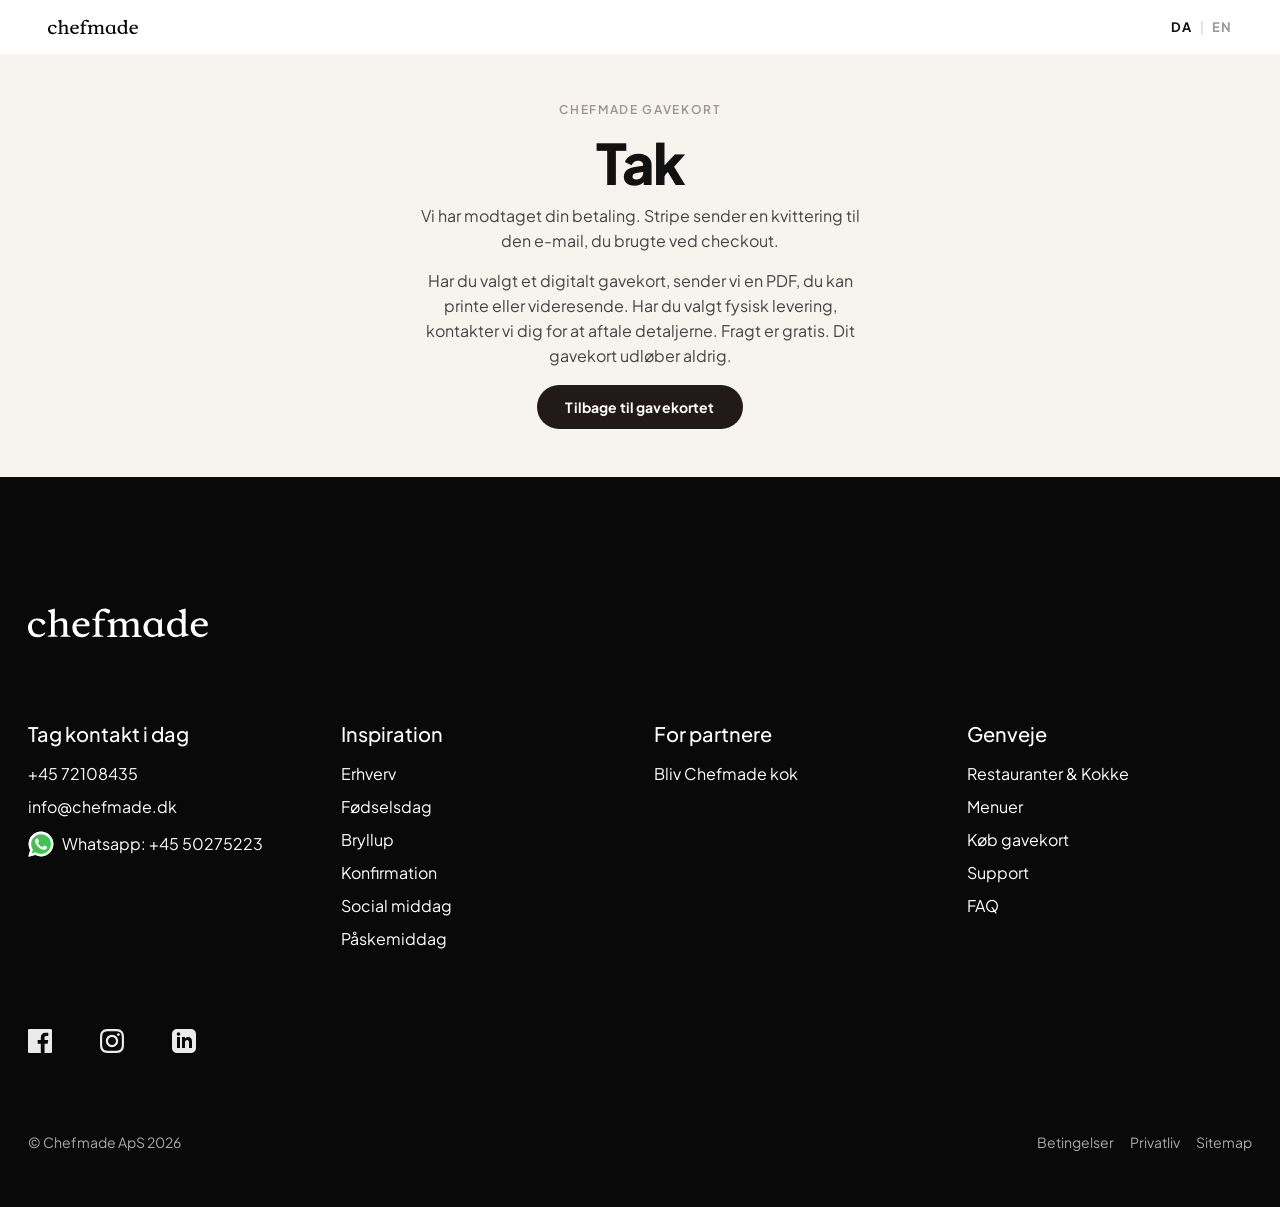
<file: confirmation.html>
<!DOCTYPE html>
<html lang="da">
<head>
  <meta charset="utf-8">
  <meta name="viewport" content="width=device-width, initial-scale=1">
  <title>Tak — Chefmade Gavekort</title>
  <link rel="icon" type="image/png" sizes="32x32" href="assets/img/favicon-32x32.png">
  <link rel="apple-touch-icon" href="assets/img/apple-touch-icon.png">
  <link rel="preconnect" href="https://fonts.googleapis.com">
  <link rel="preconnect" href="https://fonts.gstatic.com" crossorigin>
  <link href="https://fonts.googleapis.com/css2?family=Plus+Jakarta+Sans:wght@400;700;800&display=swap" rel="stylesheet">
  <script src="js/site.js"></script>
  <script src="js/tracking.js"></script>
  <link rel="stylesheet" href="css/style.css">
</head>
<body class="thanks">
  <header class="site-header">
    <a class="logo" data-home href="https://chefmade.dk" target="_blank" rel="noopener noreferrer" aria-label="Chefmade">
      <img src="assets/img/logo_black.svg" alt="chefmade">
    </a>
    <nav class="lang-switch" data-i18n-aria="lang.label" aria-label="Sprog">
      <a href="?lang=da" data-lang="da">DA</a>
      <span class="lang-sep" aria-hidden="true">|</span>
      <a href="?lang=en" data-lang="en">EN</a>
    </nav>

  </header>
  <main class="thanks-body">
    <div>
      <div class="preview-label" data-i18n="thanks.kicker">CHEFMADE GAVEKORT</div>
      <h1 data-i18n="thanks.title">Tak</h1>
      <p data-i18n="thanks.p1">Vi har modtaget din betaling. Stripe sender en kvittering til den e-mail, du brugte ved checkout.</p>
      <p data-i18n="thanks.p2">Har du valgt et digitalt gavekort, sender vi en PDF, du kan printe eller videresende. Har du valgt fysisk levering, kontakter vi dig for at aftale detaljerne. Fragt er gratis. Dit gavekort udløber aldrig.</p>
      <a class="btn btn-dark" href="index.html" data-i18n="thanks.back">Tilbage til gavekortet</a>
    </div>
  </main>
  <footer class="site-footer">
    <div class="footer-inner">
      <a class="footer-logo" data-home href="https://chefmade.dk" target="_blank" rel="noopener noreferrer" aria-label="Chefmade">
        <img src="assets/img/logo_white.svg" alt="Chefmade Logo">
      </a>
      <div class="footer-cols" data-footer-site="dk">
        <div class="footer-col">
          <h4 data-i18n="footer.contact">Tag kontakt i dag</h4>
          <ul>
            <li><a href="tel:+4572108435">+45 72108435</a></li>
            <li><a href="mailto:info@chefmade.dk">info@chefmade.dk</a></li>
            <li>
              <a class="footer-wa" href="https://wa.me/+4550275223" target="_blank" rel="noopener noreferrer">
                <img src="assets/icons/whatsapp.svg" width="30" height="30" alt="">
                Whatsapp: +45 50275223
              </a>
            </li>
          </ul>
        </div>
        <div class="footer-col">
          <h4 data-i18n="footer.inspiration">Inspiration</h4>
          <ul>
            <li><a href="https://chefmade.dk/blog/chefmade-erhverv" data-i18n="footer.erhverv">Erhverv</a></li>
            <li><a href="https://chefmade.dk/blog/mad-til-fodselsdag" data-i18n="footer.birthday">Fødselsdag</a></li>
            <li><a href="https://chefmade.dk/blog/bryllup" data-i18n="footer.wedding">Bryllup</a></li>
            <li><a href="https://chefmade.dk/blog/konfirmation" data-i18n="footer.confirmation">Konfirmation</a></li>
            <li><a href="https://chefmade.dk/blog/social-dining" data-i18n="footer.social">Social middag</a></li>
            <li><a href="https://chefmade.dk/blog/paskefrokost" data-i18n="footer.easter">Påskemiddag</a></li>
          </ul>
        </div>
        <div class="footer-col">
          <h4 data-i18n="footer.partners">For partnere</h4>
          <ul>
            <li><a href="https://docs.google.com/forms/d/e/1FAIpQLScvIcBpb3Ur71UTCUILKPB5Z2dgU7etcDFHw41l5A6JSKHHfQ/viewform" target="_blank" rel="noopener noreferrer" data-i18n="footer.becomeChef">Bliv Chefmade kok</a></li>
          </ul>
        </div>
        <div class="footer-col">
          <h4 data-i18n="footer.shortcuts">Genveje</h4>
          <ul>
            <li><a href="https://chefmade.dk/private-dining" data-i18n="footer.restaurants">Restauranter &amp; Kokke</a></li>
            <li><a href="https://chefmade.dk/lej-en-kok" data-i18n="footer.menus">Menuer</a></li>
            <li><a href="https://chefmade.dk/gavekort" data-i18n="footer.buy">Køb gavekort</a></li>
            <li><a href="https://chefmade.dk/customer-ticket-list/" data-i18n="footer.support">Support</a></li>
            <li><a href="https://chefmade.dk/faq/" data-i18n="footer.faq">FAQ</a></li>
          </ul>
        </div>
      </div>
      <div class="footer-cols" data-footer-site="de" hidden>
        <div class="footer-col">
          <h4 data-i18n="deFooter.contact">Nimm noch heute Kontakt auf</h4>
          <ul>
            <li><a href="tel:+4915510915140">+49 15510 915140</a></li>
            <li><a href="mailto:info@chefmade.dk">info@chefmade.dk</a></li>
            <li>
              <a class="footer-wa" href="https://wa.me/+4915510915140" target="_blank" rel="noopener noreferrer">
                <img src="assets/icons/whatsapp.svg" width="30" height="30" alt="">
                Whatsapp: +49 15510 915140
              </a>
            </li>
          </ul>
        </div>
        <div class="footer-col">
          <h4 data-i18n="deFooter.partners">Für Partner</h4>
          <ul>
            <li><a href="https://docs.google.com/forms/d/e/1FAIpQLScXRZvC1jKGJkEIGXaZkec5YWye2v6dZmJaCijT3mylhuf1iw/viewform" target="_blank" rel="noopener noreferrer" data-i18n="deFooter.applyChef">Bewirb dich als Chef</a></li>
          </ul>
        </div>
        <div class="footer-col">
          <h4 data-i18n="deFooter.links">Verknüpfungen</h4>
          <ul>
            <li><a href="https://chefmade.de/private-dining" data-i18n="footer.restaurants">Restaurants &amp; Köche</a></li>
            <li><a href="https://chefmade.de/lej-en-kok" data-i18n="footer.menus">Menüs</a></li>
            <li><a href="index.html#koeb" data-i18n="deFooter.buy">Geschenkkarte kaufen</a></li>
            <li><a href="https://chefmade.de/customer-ticket-list/" data-i18n="footer.support">Support</a></li>
            <li><a href="https://chefmade.de/faq/" data-i18n="footer.faq">FAQ</a></li>
          </ul>
        </div>
      </div>
      <div class="footer-social">
        <a href="https://www.facebook.com/chefmadeDK" target="_blank" rel="noopener noreferrer" aria-label="Facebook">
          <svg width="24" height="24" fill="currentColor" stroke="none" viewBox="0 0 24 24" aria-hidden="true"><path d="M22.675 0h-21.35c-.732 0-1.325.593-1.325 1.325v21.351c0 .731.593 1.324 1.325 1.324h11.495v-9.294h-3.128v-3.622h3.128v-2.671c0-3.1 1.893-4.788 4.659-4.788 1.325 0 2.463.099 2.795.143v3.24l-1.918.001c-1.504 0-1.795.715-1.795 1.763v2.313h3.587l-.467 3.622h-3.12v9.293h6.116c.73 0 1.323-.593 1.323-1.325v-21.35c0-.732-.593-1.325-1.325-1.325z"/></svg>
        </a>
        <a href="https://www.instagram.com/trychefmade/" target="_blank" rel="noopener noreferrer" aria-label="Instagram">
          <svg width="24" height="24" fill="currentColor" stroke="none" viewBox="0 0 24 24" aria-hidden="true"><path d="M12 2.163c3.204 0 3.584.012 4.85.07 3.252.148 4.771 1.691 4.919 4.919.058 1.265.069 1.645.069 4.849 0 3.205-.012 3.584-.069 4.849-.149 3.225-1.664 4.771-4.919 4.919-1.266.058-1.644.07-4.85.07-3.204 0-3.584-.012-4.849-.07-3.26-.149-4.771-1.699-4.919-4.92-.058-1.265-.07-1.644-.07-4.849 0-3.204.013-3.583.07-4.849.149-3.227 1.664-4.771 4.919-4.919 1.266.057 1.645.069 4.849.069zm0-2.163c-3.259 0-3.667.014-4.947.072-4.358.2-6.78 2.618-6.98 6.98-.059 1.281-.073 1.689-.073 4.948 0 3.259.014 3.668.072 4.948.2 4.358 2.618 6.78 6.98 6.98 1.281.058 1.689.072 4.948.072 3.259 0 3.668-.014 4.948-.072 4.354-.2 6.782-2.618 6.979-6.98.059-1.28.073-1.689.073-4.948 0-3.259-.014-3.667-.072-4.947-.196-4.354-2.617-6.78-6.979-6.98-1.281-.059-1.69-.073-4.949-.073zm0 5.838c-3.403 0-6.162 2.759-6.162 6.162s2.759 6.163 6.162 6.163 6.162-2.759 6.162-6.163c0-3.403-2.759-6.162-6.162-6.162zm0 10.162c-2.209 0-4-1.79-4-4 0-2.209 1.791-4 4-4s4 1.791 4 4c0 2.21-1.791 4-4 4zm6.406-11.845c-.796 0-1.441.645-1.441 1.44s.645 1.44 1.441 1.44c.795 0 1.439-.645 1.439-1.44s-.644-1.44-1.439-1.44z"/></svg>
        </a>
        <a href="https://www.linkedin.com/company/chefmadedk/" target="_blank" rel="noopener noreferrer" aria-label="LinkedIn">
          <svg width="24" height="24" fill="currentColor" stroke="none" viewBox="0 0 24 24" aria-hidden="true"><path d="M19 0h-14c-2.761 0-5 2.239-5 5v14c0 2.761 2.239 5 5 5h14c2.762 0 5-2.239 5-5v-14c0-2.761-2.238-5-5-5zm-11 19h-3v-11h3v11zm-1.5-12.268c-.966 0-1.75-.79-1.75-1.764s.784-1.764 1.75-1.764 1.75.79 1.75 1.764-.783 1.764-1.75 1.764zm13.5 12.268h-3v-5.604c0-3.368-4-3.113-4 0v5.604h-3v-11h3v1.765c1.396-2.586 7-2.777 7 2.476v6.759z"/></svg>
        </a>
      </div>
      <div class="footer-legal">
        <p>&copy; Chefmade ApS <span data-year>2026</span></p>
        <div class="footer-legal-links">
          <a href="https://chefmade.dk/terms" data-i18n="footer.terms">Betingelser</a>
          <a href="https://chefmade.dk/privacy" data-i18n="footer.privacy">Privatliv</a>
          <a href="https://chefmade.dk/sitemap.xml" data-i18n="footer.sitemap">Sitemap</a>
        </div>
      </div>
    </div>
  </footer>
  <script>
    document.querySelectorAll("[data-year]").forEach(function (el) {
      el.textContent = String(new Date().getFullYear());
    });
  </script>
  <script src="js/config.js"></script>
  <script src="js/pricing.js"></script>
  <script src="js/i18n.js"></script>
</body>
</html>
</file>
<file: css/style.css>
html[data-site="de"]:not(.i18n-ready) body { visibility: hidden; }

/* [hidden] is overridden by .footer-cols { display: grid } */
html[data-site="dk"] [data-footer-site="de"],
html[data-site="de"] [data-footer-site="dk"],
.footer-cols[hidden] {
  display: none !important;
}
:root {
  --black: #000000;
  --ink: #111111;
  --brown: #221a19;
  --cream: #f7f3ee;
  --white: #ffffff;
  --panel: #f2f2f1;
  --muted: #6b6b6b;
  --muted-2: #8a8a8a;
  --line: #e7e2db;
  --gold: #c8a448;
  --gold-text: #c9a24a;
  --gold-soft: #f6f0e4;
  --tip: #f3eee6;
  --green-a: #577f67;
  --green-b: #097032;
  --trust: #00b67a;
  --shadow: 0 18px 40px rgba(0, 0, 0, 0.18);
  --radius: 22px;
  --radius-sm: 14px;
  --max: 1120px;
  --font: "Plus Jakarta Sans", "Helvetica Neue", Helvetica, Arial, sans-serif;
}

* { box-sizing: border-box; }
html { scroll-behavior: smooth; }
body {
  margin: 0;
  font-family: var(--font);
  color: var(--ink);
  background: var(--white);
  -webkit-font-smoothing: antialiased;
  text-rendering: optimizeLegibility;
}
img { max-width: 100%; height: auto; display: block; }
a { color: inherit; }
button, input, textarea { font: inherit; color: inherit; }
h1, h2, h3 { margin: 0; font-weight: 800; letter-spacing: -0.035em; line-height: 1.05; }

.site-header {
  background: var(--white);
  padding: 18px 24px;
  display: flex;
  align-items: center;
  justify-content: space-between;
  gap: 16px;
}
.site-header .logo { display: inline-block; }
.site-header .logo img { height: 18px; width: auto; }
.lang-switch {
  display: flex;
  align-items: center;
  gap: 8px;
  font-size: 13px;
  font-weight: 700;
  letter-spacing: 0.06em;
}
.lang-switch a {
  text-decoration: none;
  color: #9a9a9a;
}
.lang-switch a.is-active { color: var(--ink); }
.lang-switch a:hover { color: var(--ink); }
.lang-sep { color: #c8c8c8; font-weight: 400; }

/* Hero */
.hero {
  background: var(--black);
  color: var(--white);
  overflow: hidden;
}
.hero-inner {
  max-width: 1280px;
  margin: 0 auto;
  padding: 48px 24px 0;
  display: grid;
  gap: 24px;
  align-items: end;
}
.hero-copy { max-width: 520px; position: relative; z-index: 2; }
.hero-copy h1 {
  font-size: clamp(40px, 8vw, 72px);
  font-weight: 800;
  letter-spacing: -0.04em;
}
.hero-copy .lede {
  margin: 22px 0 28px;
  max-width: 420px;
  font-size: 16px;
  line-height: 1.5;
  color: #d8d8d8;
  font-weight: 400;
  letter-spacing: 0;
}
.hero-cta {
  display: flex;
  flex-wrap: wrap;
  align-items: center;
  gap: 16px 28px;
}
.hero-how {
  color: var(--white);
  font-weight: 600;
  font-size: 15px;
  text-decoration: underline;
  text-underline-offset: 4px;
  text-decoration-thickness: 1px;
}
.hero-how:hover { opacity: 0.8; }
.hero-tp {
  display: inline-flex;
  align-items: center;
  gap: 10px;
  margin-top: 18px;
  color: var(--white);
  text-decoration: none;
  font-size: 13px;
  font-weight: 600;
  letter-spacing: 0.01em;
}
.hero-tp:hover { opacity: 0.85; }
.hero-tp strong { font-weight: 700; }
.tp-stars { display: inline-flex; gap: 2px; }
.tp-stars span {
  width: 16px;
  height: 16px;
  background: var(--trust);
  border-radius: 2px;
  display: grid;
  place-items: center;
}
.tp-stars span::before {
  content: "★";
  color: #fff;
  font-size: 11px;
  line-height: 1;
}
.hero-visual {
  margin: 0;
  width: 100%;
  display: flex;
  justify-content: flex-end;
  align-items: flex-end;
}
.hero-visual img {
  width: 100%;
  max-width: min(100%, 1212px); /* native width; never display above 1.5x (1818px) */
  height: auto;
  object-fit: contain;
  object-position: right bottom;
  display: block;
}

.btn {
  display: inline-flex;
  align-items: center;
  justify-content: center;
  border: 0;
  cursor: pointer;
  text-decoration: none;
  font-weight: 700;
  letter-spacing: 0.01em;
  border-radius: 999px;
  padding: 13px 28px;
  font-size: 14px;
}
.btn:disabled { opacity: 0.45; cursor: not-allowed; }
.btn-green {
  color: var(--white);
  background: linear-gradient(90deg, var(--green-a), var(--green-b));
}
.btn-dark {
  color: var(--white);
  background: var(--brown);
}
.btn-wide { width: 100%; max-width: 520px; padding: 18px 28px; font-size: 16px; }

.features {
  list-style: none;
  margin: 0 auto;
  padding: 40px 24px 72px;
  max-width: 1100px;
  display: grid;
  grid-template-columns: 1fr;
  gap: 36px 24px;
  text-align: center;
  color: var(--white);
  border-top: 1px solid rgba(200, 164, 72, 0.4);
}
.features li { display: flex; flex-direction: column; align-items: center; gap: 14px; }
.feature-icon {
  width: 72px;
  height: 72px;
  display: grid;
  place-items: center;
  border: 1.5px solid var(--gold);
  border-radius: 50%;
  color: var(--gold);
  flex: 0 0 auto;
}
.feature-icon svg { width: 28px; height: 28px; }
.features h3 {
  font-size: 24px;
  letter-spacing: -0.03em;
  font-weight: 800;
}
.features p {
  margin: 0;
  max-width: 260px;
  font-size: 14px;
  line-height: 1.45;
  font-weight: 400;
  letter-spacing: 0;
  color: #c0c0c0;
}

/* Business + FAQ */
.section { padding: 72px 24px; }
.section-inner { max-width: var(--max); margin: 0 auto; }
.business-panel {
  background: var(--panel);
  border-radius: 28px;
  padding: 48px 32px;
  display: grid;
  gap: 32px;
  align-items: center;
}
.business-copy h2 { font-size: clamp(36px, 6vw, 56px); max-width: 14ch; }
.business-copy p {
  margin: 18px 0 28px;
  max-width: 360px;
  color: #333;
  line-height: 1.5;
}
.business-visual { display: flex; justify-content: center; }
.business-visual img { width: min(100%, 460px); }

.faq { padding-top: 24px; }
.faq h2 { text-align: center; font-size: clamp(32px, 5vw, 48px); margin-bottom: 36px; }
.faq-list { max-width: 760px; margin: 0 auto; }
.faq-item { border-bottom: 1px solid #ececec; }
.faq-item button {
  width: 100%;
  background: none;
  border: 0;
  text-align: left;
  padding: 20px 28px 20px 0;
  font-size: 15px;
  cursor: pointer;
  position: relative;
  font-weight: 400;
}
.faq-item button::after {
  content: "";
  position: absolute;
  right: 0;
  top: 50%;
  width: 8px;
  height: 8px;
  border-right: 1.5px solid #111;
  border-bottom: 1.5px solid #111;
  transform: translateY(-70%) rotate(45deg);
  transition: transform 0.2s ease;
}
.faq-item.is-open button::after { transform: translateY(-20%) rotate(225deg); }
.faq-item .faq-a {
  display: none;
  padding: 0 8px 20px 0;
  color: #444;
  line-height: 1.55;
  font-size: 15px;
}
.faq-item.is-open .faq-a { display: block; }

/* Checkout */
.checkout {
  background: var(--cream);
  padding: 64px 20px 96px;
}
.checkout-intro { text-align: center; margin-bottom: 36px; }
.checkout-intro h2 { font-size: clamp(32px, 5vw, 52px); }
.checkout-intro p { color: var(--muted); margin: 10px 0 0; }
.checkout-layout {
  max-width: 1180px;
  margin: 0 auto;
  display: flex;
  flex-direction: column;
  gap: 32px;
}
.preview-col { order: -1; }
.steps { display: grid; gap: 22px; }
.card {
  background: #fbfaf7;
  border: 1px solid rgba(200, 164, 72, 0.35);
  border-radius: var(--radius);
  padding: 26px 22px 24px;
  box-shadow: 0 1px 0 rgba(255, 255, 255, 0.7);
}
.step-title {
  display: flex;
  align-items: center;
  gap: 12px;
  margin-bottom: 18px;
}
.step-num {
  width: 32px;
  height: 32px;
  border-radius: 50%;
  background: var(--black);
  color: var(--white);
  display: grid;
  place-items: center;
  font-weight: 700;
  font-size: 14px;
  flex: 0 0 auto;
}
.step-title h3 { font-size: 22px; }

.path-grid, .delivery-grid {
  display: grid;
  grid-template-columns: 1fr 1fr;
  gap: 12px;
}
.path-card, .delivery-card {
  position: relative;
  border: 1px solid #e4e0d8;
  background: var(--white);
  border-radius: 16px;
  padding: 18px 14px 16px;
  cursor: pointer;
  min-height: 138px;
}
.path-card.is-selected, .delivery-card.is-selected {
  background: var(--gold-soft);
  border-color: var(--gold);
}
.path-card input, .delivery-card input {
  position: absolute;
  top: 14px;
  right: 14px;
  appearance: none;
  width: 16px;
  height: 16px;
  border: 1.5px solid #cfc8bc;
  border-radius: 50%;
  margin: 0;
}
.path-card.is-selected input, .delivery-card.is-selected input {
  border-color: var(--gold);
  background: radial-gradient(circle, var(--gold) 0 5px, transparent 6px);
}
.path-icon, .delivery-icon {
  width: 36px;
  height: 36px;
  border-radius: 10px;
  background: #111;
  color: #fff;
  display: grid;
  place-items: center;
  margin-bottom: 12px;
}
.path-card:not(.is-selected) .path-icon,
.delivery-card:not(.is-selected) .delivery-icon { background: #cfc6bb; }
.path-card h4, .delivery-card h4 { margin: 0 0 4px; font-size: 15px; letter-spacing: -0.02em; }
.path-card p, .delivery-card p { margin: 0; font-size: 12px; color: var(--muted); line-height: 1.4; }

.chip-row { display: grid; grid-template-columns: 1fr 1fr; gap: 10px; margin-top: 16px; }
.chip, .custom-amount-btn {
  background: var(--white);
  border: 1.5px solid #111;
  border-radius: 12px;
  padding: 12px 10px;
  font-weight: 700;
  cursor: pointer;
}
.chip.is-selected, .custom-amount-btn.is-on { border-color: var(--gold); }
.custom-field { margin-top: 10px; }
.hint {
  margin-top: 14px;
  background: var(--tip);
  border-radius: 12px;
  padding: 12px 14px;
  font-size: 12px;
  color: #555;
  line-height: 1.45;
  display: flex;
  gap: 8px;
  align-items: flex-start;
}

.field { margin-top: 14px; }
.field-label, .sub-label {
  display: block;
  font-size: 13px;
  font-weight: 700;
  margin-bottom: 8px;
}
.input, textarea.input {
  width: 100%;
  border: 1.5px solid #1a1a1a;
  border-radius: 12px;
  padding: 14px 14px 12px;
  background: var(--white);
  outline: none;
}
.input:focus, textarea.input:focus { border-color: var(--gold); }
.floating { position: relative; }
.floating label {
  position: absolute;
  left: 14px;
  top: 8px;
  font-size: 11px;
  color: #666;
  font-weight: 600;
}
.floating .input { padding-top: 24px; padding-bottom: 10px; }
textarea.input { min-height: 88px; resize: vertical; }
.char-count { text-align: right; font-size: 11px; color: #9a9a9a; margin-top: 4px; }

.guest-row {
  display: flex;
  align-items: center;
  border: 1.5px solid #1a1a1a;
  border-radius: 12px;
  background: var(--white);
  padding: 8px 10px 8px 16px;
}
.guest-row span { flex: 1; font-weight: 500; }
.stepper { display: flex; align-items: center; gap: 8px; }
.stepper button {
  width: 32px;
  height: 32px;
  border-radius: 50%;
  border: 1.5px solid #111;
  background: var(--white);
  cursor: pointer;
  font-size: 18px;
  line-height: 1;
  display: grid;
  place-items: center;
}
.stepper button.inc { background: var(--black); color: var(--white); border-color: var(--black); }
.stepper button:disabled { opacity: 0.35; cursor: not-allowed; }
.stepper strong { min-width: 1.2em; text-align: center; }

.style-list { display: grid; gap: 10px; }
.style-row {
  display: flex;
  align-items: center;
  gap: 12px;
  border: 1.5px solid #1a1a1a;
  border-radius: 12px;
  background: var(--white);
  padding: 12px 14px;
  cursor: pointer;
}
.style-row.is-selected { border-color: var(--gold); }
.style-row input { display: none; }
.style-name { flex: 1; font-weight: 800; font-size: 15px; }
.style-price { text-align: right; }
.style-price .pp { display: block; font-weight: 800; font-size: 14px; }
.style-price .tot { display: block; font-size: 11px; color: #9a9a9a; }

.pay-wrap { display: flex; flex-direction: column; align-items: center; margin-top: 8px; }
.assurances {
  display: flex;
  flex-wrap: wrap;
  justify-content: center;
  gap: 18px 24px;
  margin-top: 16px;
  font-size: 13px;
  color: #555;
  align-items: center;
}
.assurances .tp { color: var(--ink); font-weight: 700; display: inline-flex; align-items: center; gap: 6px; }
.star { color: var(--trust); font-size: 16px; }

/* Preview card */
.preview-col { }
.preview-label {
  font-size: 12px;
  letter-spacing: 0.14em;
  color: #9a958c;
  font-weight: 600;
  margin-bottom: 12px;
}
.gift-card {
  background: #0a0a0a;
  color: var(--white);
  border-radius: 18px;
  padding: 22px 22px 20px;
  min-height: 230px;
  position: relative;
  box-shadow: var(--shadow);
  border: 3px solid #0a0a0a;
  outline: 1px solid var(--gold);
  outline-offset: -6px;
  display: flex;
  flex-direction: column;
  justify-content: space-between;
  overflow: hidden;
}
.gc-top { display: flex; justify-content: space-between; align-items: flex-start; gap: 12px; }
.gc-logo img { height: 16px; width: auto; }
.gc-kicker {
  margin-top: 6px;
  color: var(--gold-text);
  font-size: 11px;
  letter-spacing: 0.12em;
  font-weight: 700;
}
.gc-leaf { width: 92px; height: auto; margin-right: 8px; margin-top: 4px; }
.gc-amount {
  position: absolute;
  right: 24px;
  top: 54%;
  transform: translateY(-120%);
  font-size: 28px;
  font-weight: 800;
  letter-spacing: -0.03em;
}
.gc-meta {
  position: absolute;
  right: 24px;
  top: 54%;
  transform: translateY(-10%);
  font-size: 11px;
  color: #cfcfcf;
  text-align: right;
  max-width: 46%;
  line-height: 1.3;
}
.gc-bottom { display: flex; justify-content: space-between; align-items: flex-end; gap: 16px; margin-top: 64px; }
.gc-for-label { font-size: 10px; letter-spacing: 0.12em; color: #9a9a9a; }
.gc-for-name { color: var(--gold-text); font-size: 20px; font-weight: 700; letter-spacing: -0.02em; margin-top: 4px; }
.gc-msg { font-size: 12px; font-style: italic; color: #ddd; max-width: 48%; text-align: right; line-height: 1.45; letter-spacing: 0.01em; }

/* Dialog + thank you */
dialog {
  border: 0;
  border-radius: 20px;
  padding: 28px 24px;
  width: min(92vw, 480px);
  font-size: 15px;
  line-height: 1.5;
  box-shadow: var(--shadow);
}
dialog::backdrop { background: rgba(0, 0, 0, 0.45); }
dialog h3 { font-size: 22px; margin-bottom: 10px; }
dialog .summary { display: grid; grid-template-columns: 110px 1fr; gap: 6px 12px; margin: 16px 0; }
dialog .summary dt { color: var(--muted); font-weight: 600; }
dialog .summary dd { margin: 0; }
dialog .fine { color: var(--muted); font-size: 13px; }
dialog .btn { margin-top: 8px; }

.thanks {
  min-height: 100vh;
  background: var(--cream);
  display: flex;
  flex-direction: column;
}
.thanks-body {
  flex: 1;
  display: grid;
  place-items: center;
  padding: 48px 24px;
  text-align: center;
}
.thanks-body h1 { font-size: clamp(36px, 6vw, 56px); margin: 16px 0 12px; }
.thanks-body p { max-width: 460px; margin: 0 auto 16px; color: #444; line-height: 1.55; }

@media (min-width: 800px) {
  .hero-inner {
    max-width: none;
    width: 100%;
    grid-template-columns: minmax(280px, 520px) minmax(0, 1fr);
    align-items: end;
    padding: 40px 0 0 max(48px, calc((100vw - 1280px) / 2 + 64px));
    gap: 16px 32px;
  }
  .hero-copy { padding-bottom: 36px; }
  .hero-visual { margin: 0; max-width: none; width: 100%; justify-content: flex-end; }
  .hero-visual img { width: 100%; max-width: min(100%, 1212px); margin: 0; object-position: right bottom; }
  .features { grid-template-columns: repeat(3, 1fr); padding: 48px 24px 80px; }
  .business-panel { grid-template-columns: 1fr 1fr; padding: 56px 48px; }
  .checkout-layout { display: grid; grid-template-columns: 1.05fr 0.85fr; align-items: start; }
  .preview-col { order: 0; position: sticky; top: 28px; padding-top: 8px; }
  .chip-row { grid-template-columns: repeat(4, 1fr); }
  .site-header { padding: 18px 48px; }
}

@media (max-width: 799px) {
  .path-grid, .delivery-grid { grid-template-columns: 1fr; }
  .gc-amount { font-size: 24px; }
  .hero-inner { padding-bottom: 8px; }
  .hero-visual { margin: 0 -8px 0 auto; }
}

/* Footer — recreated from chefmade.dk */
.site-footer {
  background: #090909;
  color: #fff;
  padding: 96px 16px 48px;
}
.footer-inner {
  max-width: 1536px;
  margin: 0 auto;
  display: flex;
  flex-direction: column;
  gap: 80px;
  padding: 0 4px;
}
.footer-logo { display: inline-block; width: fit-content; }
.footer-logo img { height: 24px; width: auto; }
.footer-cols {
  display: grid;
  grid-template-columns: 1fr;
  gap: 28px;
  color: #fff;
}
.footer-col h4 {
  margin: 0 0 16px;
  font-size: 20px;
  font-weight: 500;
  letter-spacing: 0;
  line-height: 1.3;
}
.footer-col ul {
  list-style: none;
  margin: 0;
  padding: 0;
  display: grid;
  gap: 12px;
}
.footer-col a {
  color: #fff;
  text-decoration: none;
  font-weight: 400;
  font-size: 16px;
}
.footer-col a:hover { text-decoration: underline; }
.footer-wa {
  display: inline-flex;
  align-items: center;
  gap: 6px;
}
.footer-wa img {
  width: 30px;
  height: 30px;
  margin-left: -2px;
  flex: 0 0 auto;
}
.footer-social {
  display: grid;
  grid-template-columns: repeat(3, max-content);
  gap: 48px;
  max-width: 24rem;
  color: #eaeaea;
}
.footer-social a { color: #eaeaea; display: inline-flex; }
.footer-social a:hover { color: #fff; }
.footer-legal {
  display: flex;
  flex-direction: column;
  gap: 12px;
  font-size: 14px;
  color: #abaaaa;
}
.footer-legal p { margin: 0; }
.footer-legal-links {
  display: flex;
  flex-direction: column;
  align-items: flex-start;
  gap: 8px;
}
.footer-legal-links a {
  color: #abaaaa;
  text-decoration: none;
}
.footer-legal-links a:hover { text-decoration: underline; }

@media (min-width: 640px) {
  .footer-cols { grid-template-columns: 1fr 1fr; }
  .footer-logo img { height: 36px; }
  .footer-legal {
    flex-direction: row;
    justify-content: space-between;
    align-items: flex-end;
  }
  .footer-legal-links {
    flex-direction: row;
    align-items: center;
    gap: 16px;
  }
}
@media (min-width: 800px) {
  .footer-cols { grid-template-columns: repeat(4, 1fr); }
  html[data-site="de"] .footer-cols { grid-template-columns: repeat(3, 1fr); }
  .site-footer { padding: 128px 24px 56px; }
}

.thanks { background: var(--cream); }
.thanks .site-footer { margin-top: auto; }
</file>
